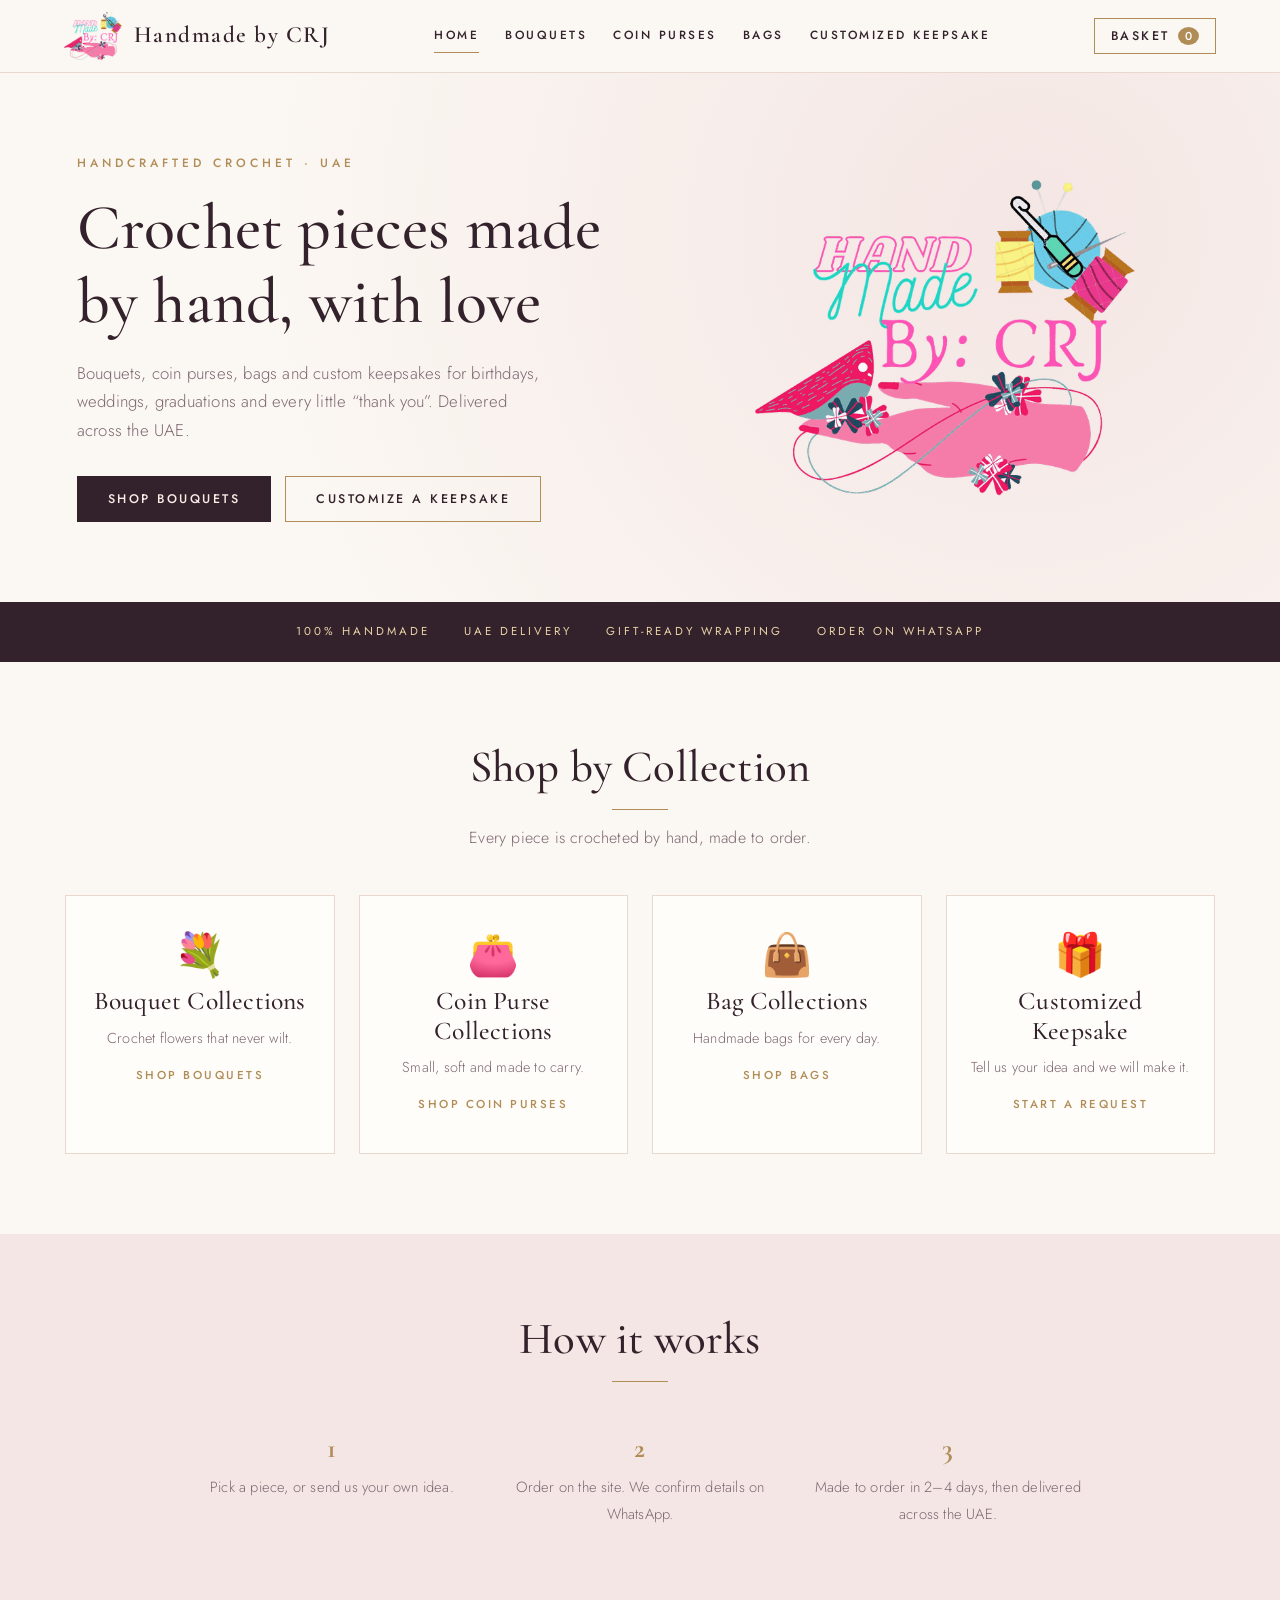
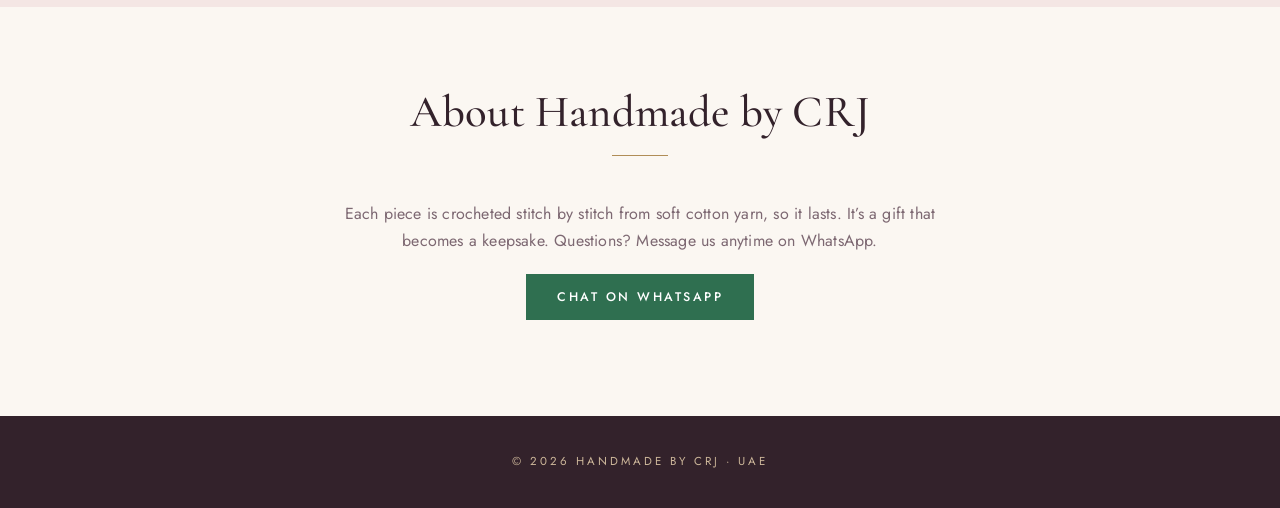
<file: index.html>
<!DOCTYPE html>
<html lang="en">
<head>
<meta charset="utf-8">
<meta name="viewport" content="width=device-width, initial-scale=1, viewport-fit=cover">
<title>Handmade by CRJ – Crochet Items</title>
<meta name="description" content="Handmade crochet items made with love by CRJ: bouquets, bags, coin purses, keepsakes and more. Custom orders welcome, delivered across the UAE.">
<meta name="color-scheme" content="only light">
<meta name="theme-color" content="#fbf7f2">
<link rel="icon" href="assets/logo.png">
<link href="https://fonts.googleapis.com/css2?family=Cormorant+Garamond:wght@500;600&family=Jost:wght@300;400;500&display=swap" rel="stylesheet">
<link rel="stylesheet" href="assets/style.css">
</head>
<body>
<header>
  <a class="logo" href="index.html"><img src="assets/logo.png" alt="Handmade by CRJ logo"><span>Handmade by CRJ</span></a>
  <nav class="menu" aria-label="Main"><a href="index.html" class="on">Home</a><a href="bouquets.html">Bouquets</a><a href="coin-purses.html">Coin Purses</a><a href="bags.html">Bags</a><a href="keepsakes.html">Customized Keepsake</a></nav>
  <nav><button class="cartbtn" onclick="openCart()" aria-label="Open basket">Basket<span id="count">0</span></button></nav>
</header>
<div class="hero" id="top">
  <div>
    <div class="eyebrow">Handcrafted crochet · UAE</div><h1>Crochet pieces made by hand, with love</h1>
    <p>Bouquets, coin purses, bags and custom keepsakes for birthdays, weddings, graduations and every little “thank you”. Delivered across the UAE.</p>
    <div class="acts"><a class="btn" href="bouquets.html">Shop bouquets</a><a class="btn alt" href="keepsakes.html">Customize a keepsake</a></div>
  </div>
  <div id="heroArt"><img src="assets/logo.png" alt="Handmade by CRJ" style="width:100%;max-width:340px;display:block;margin:auto"></div>
</div>
<div class="perks"><span>100% Handmade</span><span>UAE Delivery</span><span>Gift-Ready Wrapping</span><span>Order on WhatsApp</span></div>
<section id="collections">
  <div class="title"><h2>Shop by Collection</h2><p>Every piece is crocheted by hand, made to order.</p></div>
  <div class="tiles">
    <a class="tile" href="bouquets.html"><span class="em">💐</span><h3>Bouquet Collections</h3><p>Crochet flowers that never wilt.</p><span class="go">Shop bouquets</span></a>
    <a class="tile" href="coin-purses.html"><span class="em">👛</span><h3>Coin Purse Collections</h3><p>Small, soft and made to carry.</p><span class="go">Shop coin purses</span></a>
    <a class="tile" href="bags.html"><span class="em">👜</span><h3>Bag Collections</h3><p>Handmade bags for every day.</p><span class="go">Shop bags</span></a>
    <a class="tile" href="keepsakes.html"><span class="em">🎁</span><h3>Customized Keepsake</h3><p>Tell us your idea and we will make it.</p><span class="go">Start a request</span></a>
  </div>
</section>
<section style="background:var(--soft)">
  <div class="title"><h2>How it works</h2></div>
  <div class="steps">
    <div><b>1</b><span>Pick a piece, or send us your own idea.</span></div>
    <div><b>2</b><span>Order on the site. We confirm details on WhatsApp.</span></div>
    <div><b>3</b><span>Made to order in 2–4 days, then delivered across the UAE.</span></div>
  </div>
</section>
<section id="about">
  <div class="title"><h2>About Handmade by CRJ</h2></div>
  <p style="max-width:640px;margin:auto;text-align:center;color:var(--muted)">Each piece is crocheted stitch by stitch from soft cotton yarn, so it lasts. It’s a gift that becomes a keepsake. Questions? Message us anytime on WhatsApp.</p>
  <p style="text-align:center;margin-top:20px"><a class="btn wa" id="waChat" target="_blank" rel="noopener">Chat on WhatsApp</a></p>
</section>
<footer>© 2026 Handmade by CRJ · UAE</footer>

<div id="veil" onclick="closeCart()"></div>
<aside id="drawer" aria-label="Shopping basket">
  <div class="row"><h2>Your Basket</h2><button class="cartbtn" onclick="closeCart()">Close</button></div>
  <div id="items"></div>
  <div class="total"><span>Total</span><span id="total">AED 0</span></div>
  <form id="orderForm" style="padding:16px;box-shadow:none">
    <h3>Delivery details</h3>
    <label>Full name<input name="name" required autocomplete="name"></label>
    <label>Mobile number<input name="phone" type="tel" required autocomplete="tel" placeholder="+971 5X XXX XXXX"></label>
    <label>WhatsApp number <span class="note">(leave blank if it is the same as your mobile)</span><input name="whatsapp" type="tel" autocomplete="tel" placeholder="+971 5X XXX XXXX"></label>
    <label>Email<input name="email" type="email" required autocomplete="email" placeholder="you@example.com"></label>
    <div class="two">
      <label>Emirate<select name="emirate"><option>Ajman</option><option>Sharjah</option><option>Dubai</option><option>Abu Dhabi</option><option>Umm Al Quwain</option><option>Ras Al Khaimah</option><option>Fujairah</option></select></label>
      <label>Delivery date<input name="date" type="date"></label>
    </div>
    <label>Address<textarea name="addr" rows="2" required placeholder="Area, street, building, flat, landmark"></textarea></label>
    <label>Gift message (optional)<input name="gift"></label>
    <input name="website" tabindex="-1" autocomplete="off" aria-hidden="true" style="position:absolute;left:-9999px;width:1px;height:1px;opacity:0">
    <button class="btn wa" type="submit">Place order on WhatsApp</button>
    <p class="note">Delivery fee and payment (cash on delivery or bank transfer) will be confirmed with you on WhatsApp.</p>
  </form>
</aside>

<script src="assets/config.js"></script>
<script src="assets/app.js"></script>
</body>
</html>
</file>
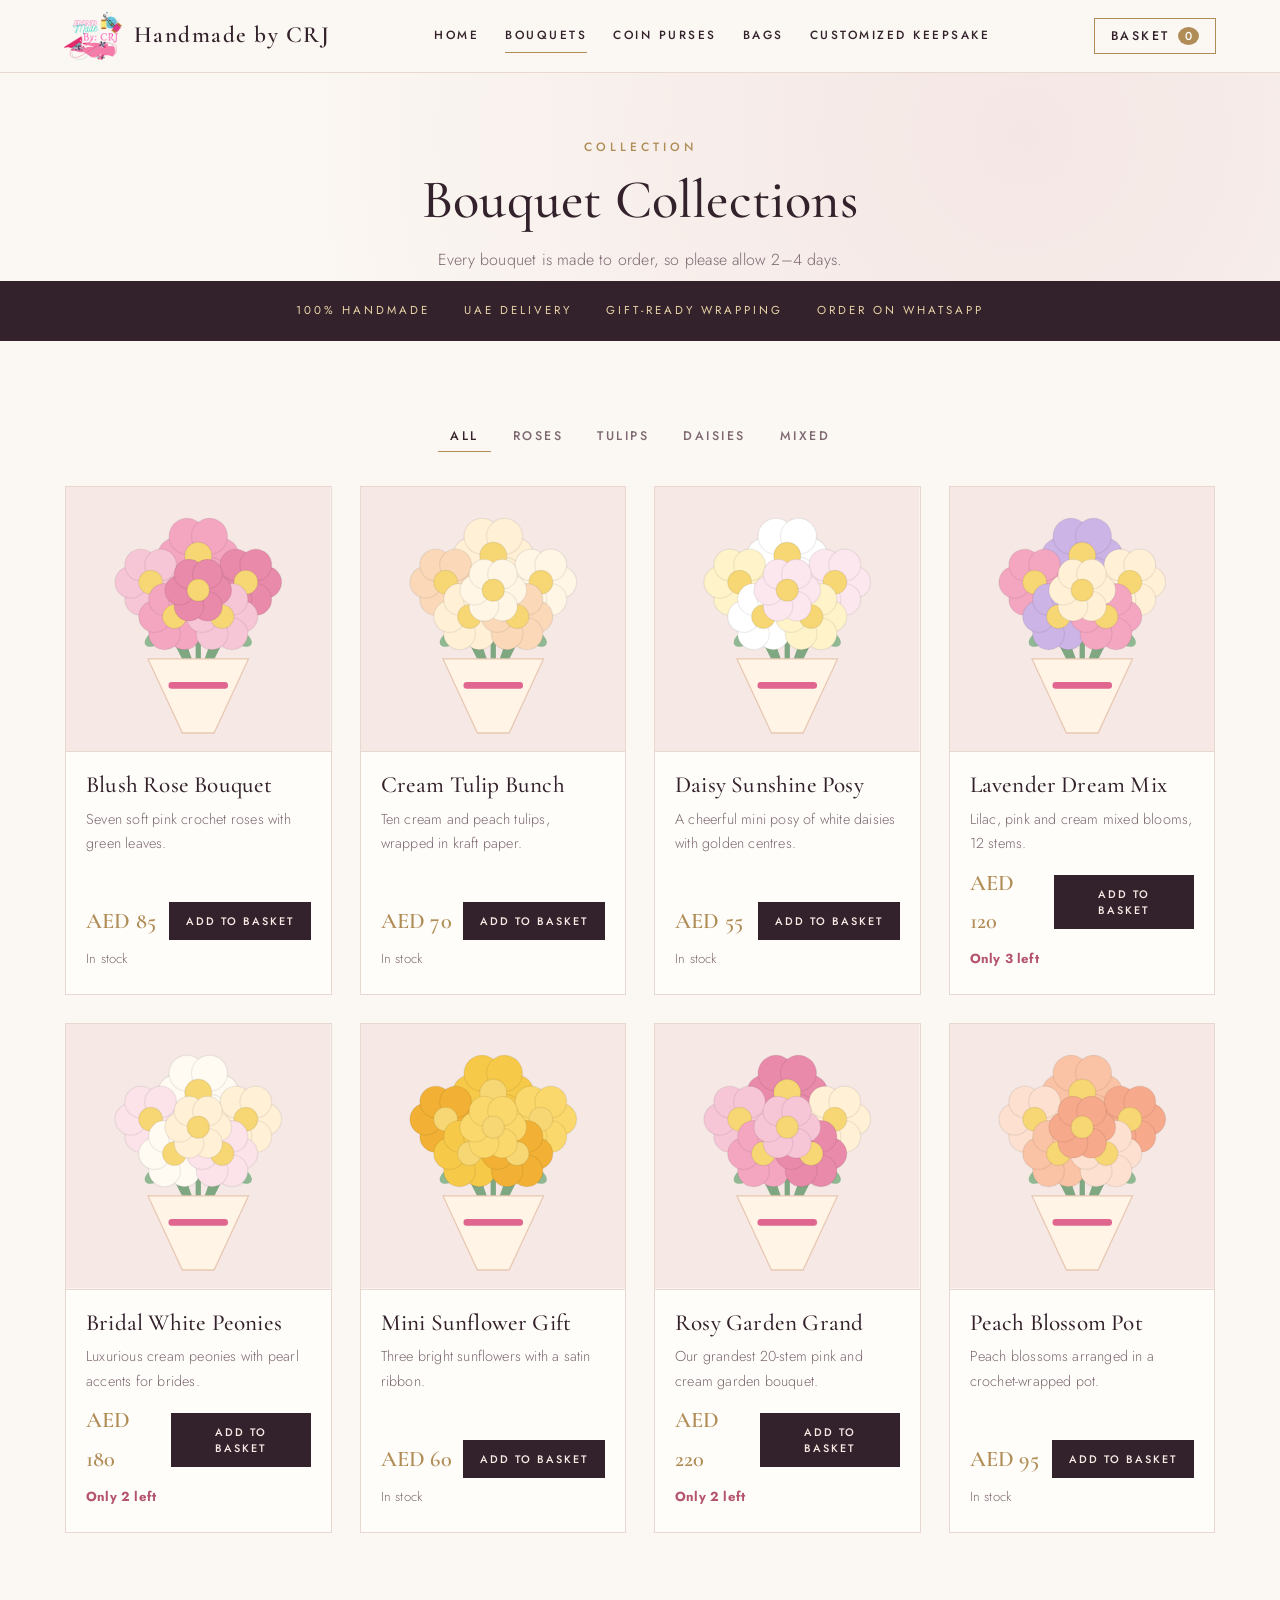
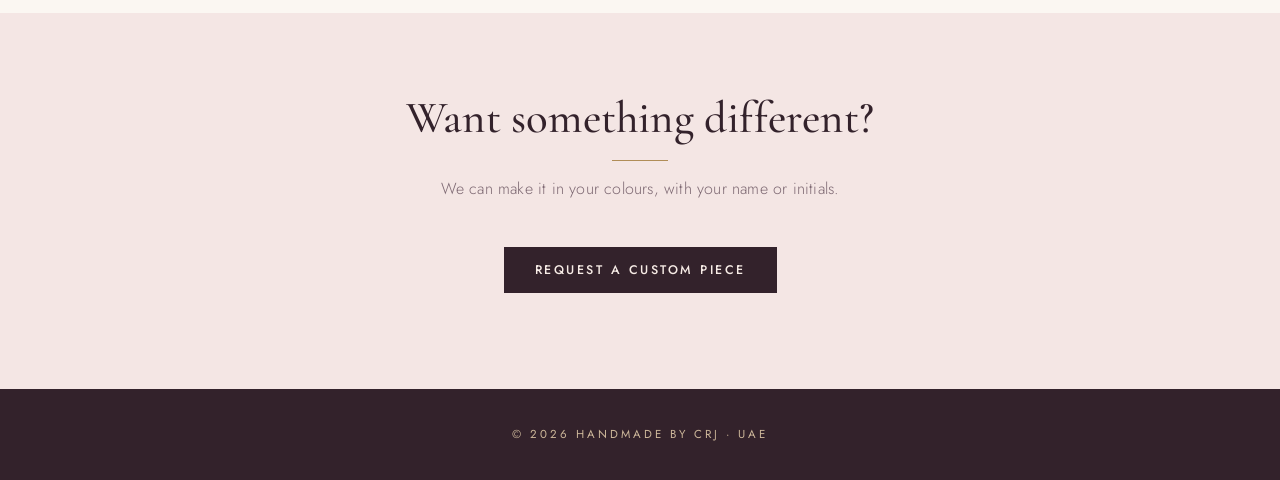
<file: bouquets.html>
<!DOCTYPE html>
<html lang="en">
<head>
<meta charset="utf-8">
<meta name="viewport" content="width=device-width, initial-scale=1, viewport-fit=cover">
<title>Bouquet Collections – Handmade by CRJ</title>
<meta name="description" content="Handmade crochet bouquets that never wilt, delivered across the UAE.">
<meta name="color-scheme" content="only light">
<meta name="theme-color" content="#fbf7f2">
<link rel="icon" href="assets/logo.png">
<link href="https://fonts.googleapis.com/css2?family=Cormorant+Garamond:wght@500;600&family=Jost:wght@300;400;500&display=swap" rel="stylesheet">
<link rel="stylesheet" href="assets/style.css">
</head>
<body data-collection="Bouquets">
<header>
  <a class="logo" href="index.html"><img src="assets/logo.png" alt="Handmade by CRJ logo"><span>Handmade by CRJ</span></a>
  <nav class="menu" aria-label="Main"><a href="index.html">Home</a><a href="bouquets.html" class="on">Bouquets</a><a href="coin-purses.html">Coin Purses</a><a href="bags.html">Bags</a><a href="keepsakes.html">Customized Keepsake</a></nav>
  <nav><button class="cartbtn" onclick="openCart()" aria-label="Open basket">Basket<span id="count">0</span></button></nav>
</header>
<div class="pagehead"><div class="eyebrow">Collection</div><h1>Bouquet Collections</h1><p>Every bouquet is made to order, so please allow 2–4 days.</p></div>
<div class="perks"><span>100% Handmade</span><span>UAE Delivery</span><span>Gift-Ready Wrapping</span><span>Order on WhatsApp</span></div>
<section id="shop">
  <div class="filters" id="filters"></div>
  <div class="grid" id="grid" data-empty="New bouquets are coming soon. Message us on WhatsApp for a made-to-order."></div>
</section>
<section style="background:var(--soft)">
  <div class="title"><h2>Want something different?</h2><p>We can make it in your colours, with your name or initials.</p></div>
  <p style="text-align:center"><a class="btn" href="keepsakes.html#request">Request a custom piece</a></p>
</section>
<footer>© 2026 Handmade by CRJ · UAE</footer>

<div id="veil" onclick="closeCart()"></div>
<aside id="drawer" aria-label="Shopping basket">
  <div class="row"><h2>Your Basket</h2><button class="cartbtn" onclick="closeCart()">Close</button></div>
  <div id="items"></div>
  <div class="total"><span>Total</span><span id="total">AED 0</span></div>
  <form id="orderForm" style="padding:16px;box-shadow:none">
    <h3>Delivery details</h3>
    <label>Full name<input name="name" required autocomplete="name"></label>
    <label>Mobile number<input name="phone" type="tel" required autocomplete="tel" placeholder="+971 5X XXX XXXX"></label>
    <label>WhatsApp number <span class="note">(leave blank if it is the same as your mobile)</span><input name="whatsapp" type="tel" autocomplete="tel" placeholder="+971 5X XXX XXXX"></label>
    <label>Email<input name="email" type="email" required autocomplete="email" placeholder="you@example.com"></label>
    <div class="two">
      <label>Emirate<select name="emirate"><option>Ajman</option><option>Sharjah</option><option>Dubai</option><option>Abu Dhabi</option><option>Umm Al Quwain</option><option>Ras Al Khaimah</option><option>Fujairah</option></select></label>
      <label>Delivery date<input name="date" type="date"></label>
    </div>
    <label>Address<textarea name="addr" rows="2" required placeholder="Area, street, building, flat, landmark"></textarea></label>
    <label>Gift message (optional)<input name="gift"></label>
    <input name="website" tabindex="-1" autocomplete="off" aria-hidden="true" style="position:absolute;left:-9999px;width:1px;height:1px;opacity:0">
    <button class="btn wa" type="submit">Place order on WhatsApp</button>
    <p class="note">Delivery fee and payment (cash on delivery or bank transfer) will be confirmed with you on WhatsApp.</p>
  </form>
</aside>

<script src="assets/config.js"></script>
<script src="assets/app.js"></script>
</body>
</html>
</file>
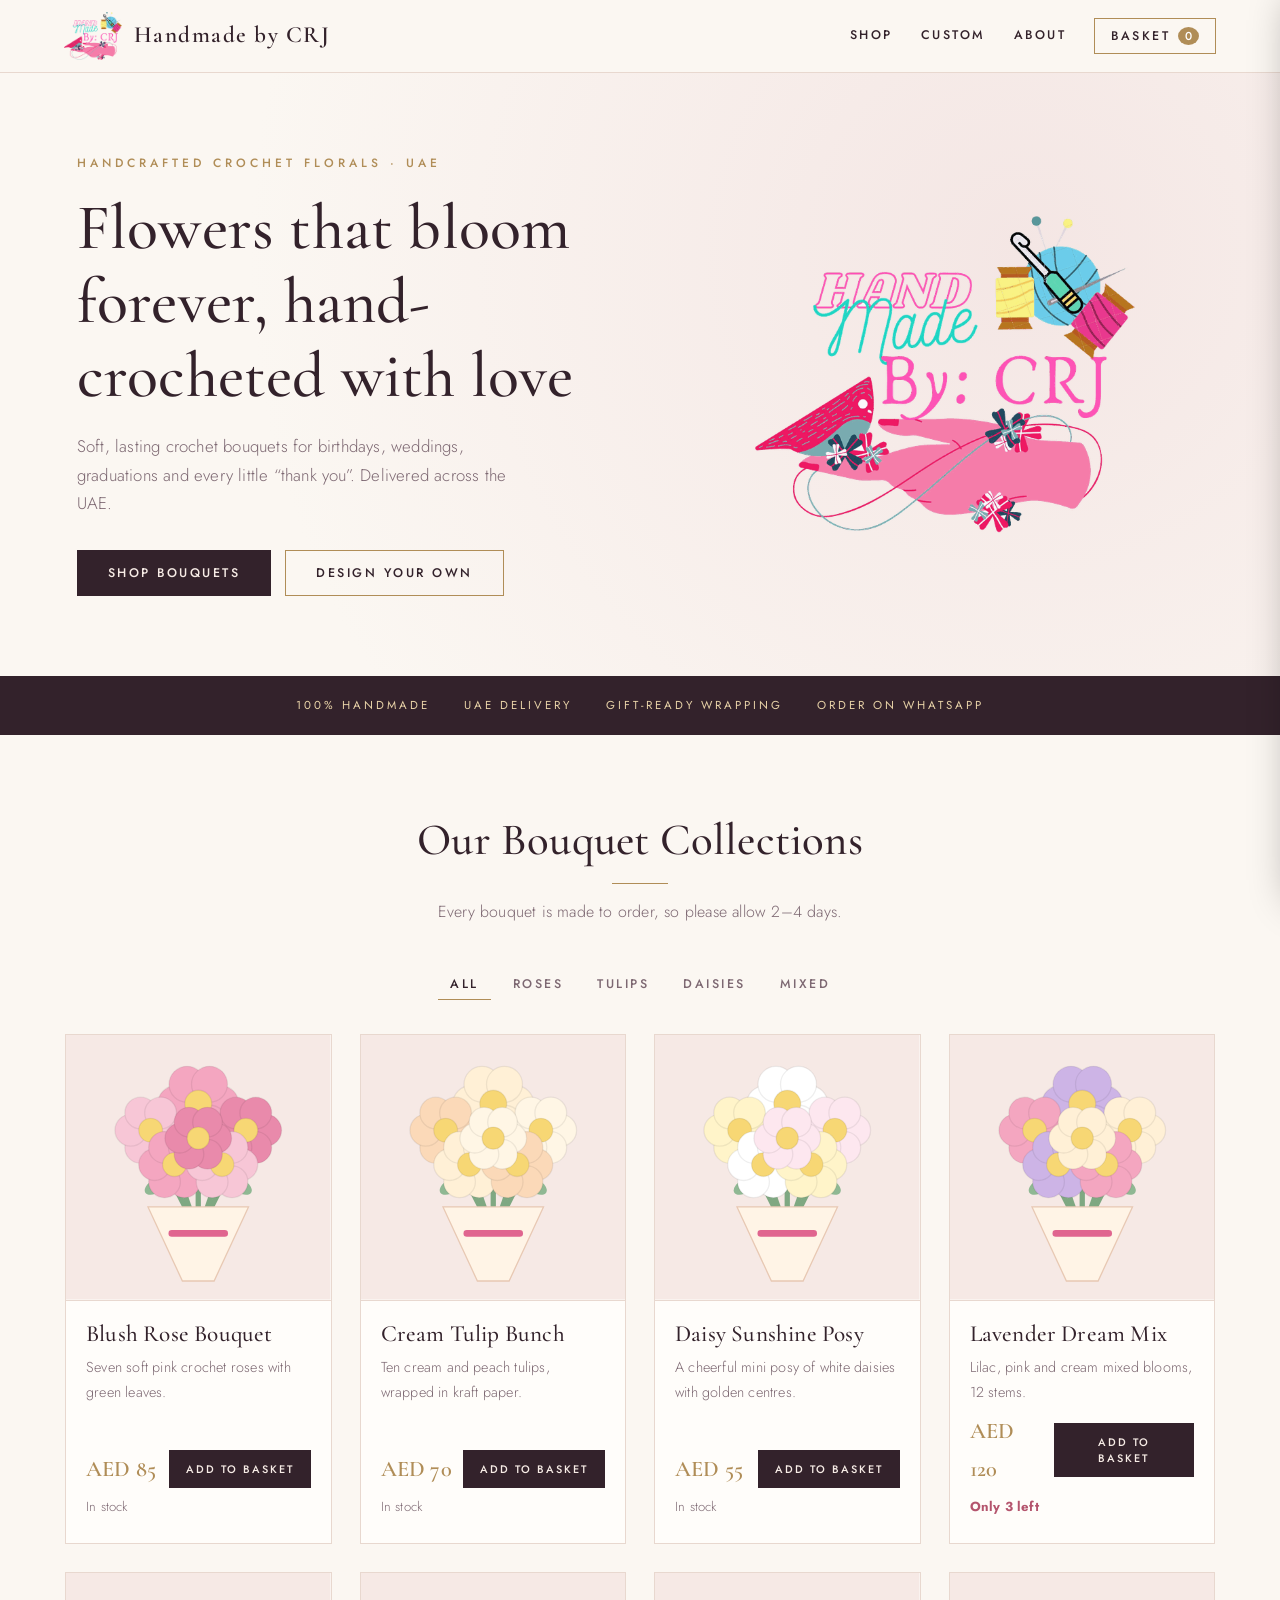
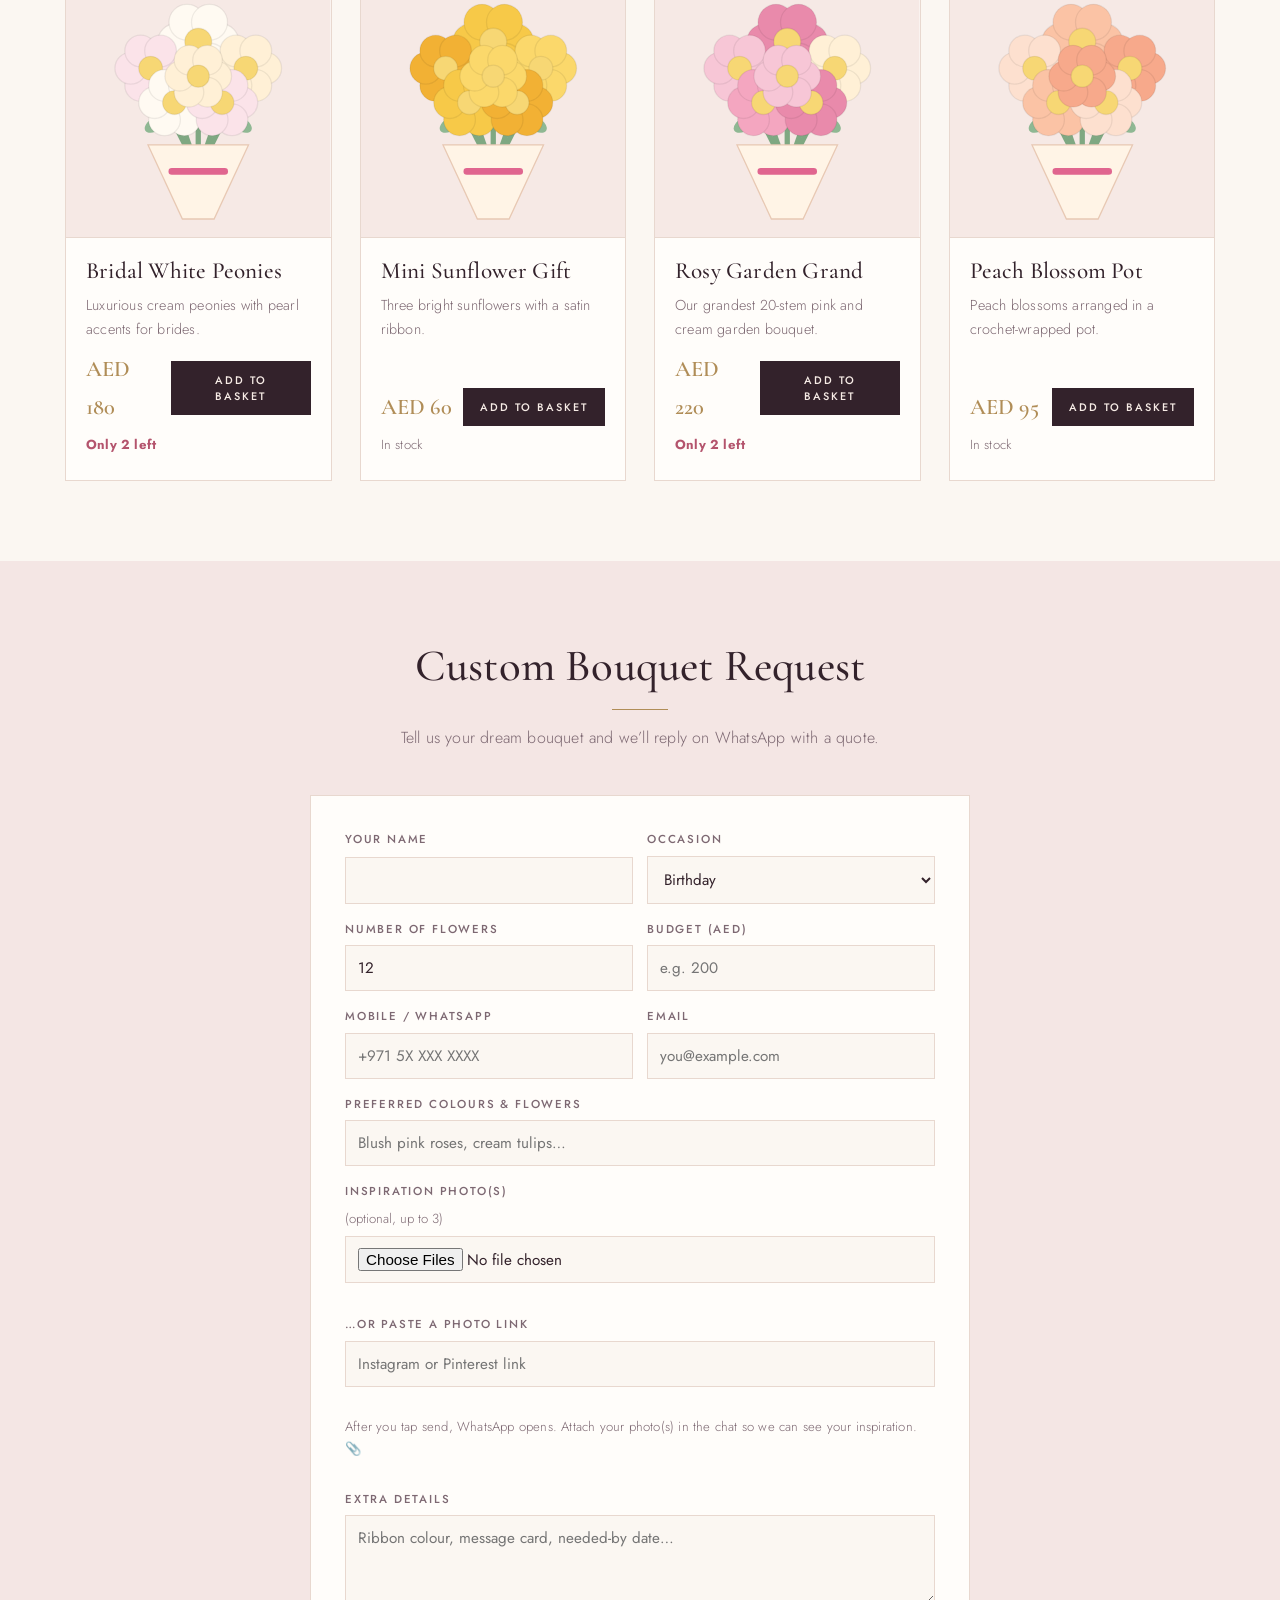
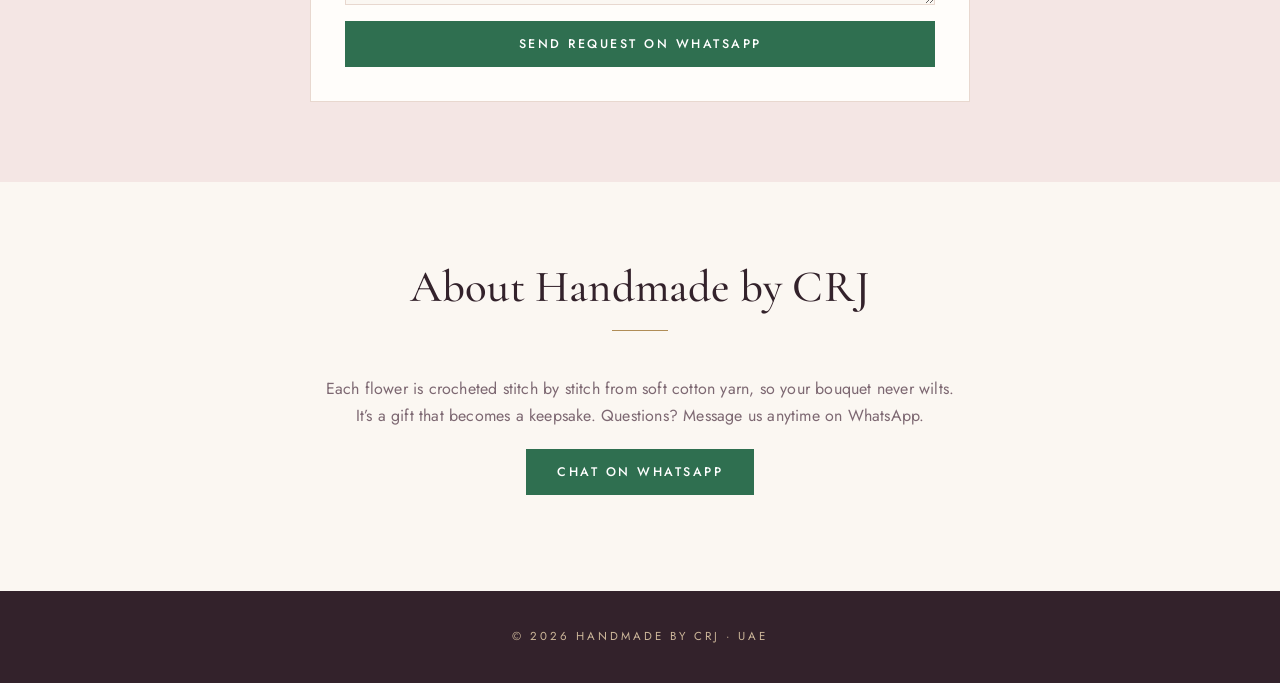
<file: Handmade by CRJ.html>
<!DOCTYPE html>
<html lang="en">
<head>
<meta charset="utf-8">
<meta name="viewport" content="width=device-width, initial-scale=1, viewport-fit=cover">
<title>Handmade by CRJ – Crochet Bouquets</title>
<link href="https://fonts.googleapis.com/css2?family=Cormorant+Garamond:wght@500;600&family=Jost:wght@300;400;500&display=swap" rel="stylesheet">
<style>
:root{--bg:#fbf7f2;--ink:#33222b;--muted:#7d6872;--pink:#b4546d;--gold:#b08d57;--soft:#f4e6e4;--card:#fffdfa;--line:#e8d8cf;--plum:#33222b;
box-sizing:border-box;padding-top:env(safe-area-inset-top,0px);padding-bottom:env(safe-area-inset-bottom,0px);color-scheme:light}
@media(prefers-color-scheme:dark){:root:not([data-theme="light"]){--bg:#1d1217;--ink:#f5e9e4;--muted:#c4a9b2;--pink:#d98aa0;--gold:#d2b27c;--soft:#2a1a22;--card:#261820;--line:#43303a;--plum:#12090d;color-scheme:dark}}
:root[data-theme="dark"]{--bg:#1d1217;--ink:#f5e9e4;--muted:#c4a9b2;--pink:#d98aa0;--gold:#d2b27c;--soft:#2a1a22;--card:#261820;--line:#43303a;--plum:#12090d;color-scheme:dark}
html{scroll-padding-top:80px;scroll-behavior:smooth}
*{box-sizing:border-box}
body{margin:0;background:var(--bg);color:var(--ink);font-family:'Jost',system-ui,sans-serif;font-weight:400;line-height:1.7;letter-spacing:.2px}
h1,h2,h3{font-family:'Cormorant Garamond',Georgia,serif;font-weight:500;margin:0;line-height:1.15}
header{position:sticky;top:env(safe-area-inset-top,0px);z-index:20;background:var(--bg);border-bottom:1px solid var(--line);display:flex;align-items:center;justify-content:space-between;padding:12px 5%}
.logo{display:flex;align-items:center;gap:12px;font-family:'Cormorant Garamond',Georgia,serif;font-weight:600;color:var(--ink);text-decoration:none}
.logo img{height:48px;width:auto}
.logo span{font-size:1.45rem;letter-spacing:1.5px}
nav{display:flex;gap:28px;align-items:center}
nav a{color:var(--ink);text-decoration:none;font-size:.78rem;letter-spacing:2.5px;text-transform:uppercase;font-weight:500}
nav a:hover{color:var(--gold)}
.btn{background:var(--plum);color:#f7ece6;border:1px solid var(--plum);border-radius:0;padding:13px 30px;font:500 .78rem 'Jost',sans-serif;letter-spacing:2.5px;text-transform:uppercase;cursor:pointer;text-decoration:none;display:inline-block;transition:.25s}
.btn:hover{background:var(--gold);border-color:var(--gold);color:#fff}
.btn.alt{background:transparent;color:var(--ink);border:1px solid var(--gold)}
.btn.alt:hover{background:var(--gold);color:#fff}
.btn.wa{background:#2f6f50;border-color:#2f6f50;color:#fff}
.btn.wa:hover{background:#255a40;border-color:#255a40}
.cartbtn{background:transparent;border:1px solid var(--gold);border-radius:0;padding:8px 16px;font:500 .78rem 'Jost',sans-serif;letter-spacing:2.5px;text-transform:uppercase;color:var(--ink);cursor:pointer}
#count{background:var(--gold);color:#fff;border-radius:50%;padding:1px 7px;margin-left:8px;font-size:.72rem;letter-spacing:0}
.hero{display:grid;grid-template-columns:1.1fr 1fr;gap:40px;align-items:center;padding:80px 6%;background:radial-gradient(circle at 80% 30%,var(--soft),var(--bg) 70%)}
.eyebrow{font-size:.75rem;letter-spacing:4px;text-transform:uppercase;color:var(--gold);font-weight:500;margin-bottom:18px}
.hero h1{font-size:clamp(2.4rem,5.5vw,4rem);margin-bottom:20px}
.hero p{color:var(--muted);max-width:470px;font-size:1.05rem;font-weight:300}
.hero .acts{display:flex;gap:14px;flex-wrap:wrap;margin-top:32px}
.hero svg{width:100%;max-width:380px;justify-self:center}
#heroArt img{max-width:380px!important;background:none;border:0;padding:0;box-shadow:none}
section{padding:80px 5%}
.title{text-align:center;margin-bottom:44px}
.title h2{font-size:clamp(2rem,4vw,2.8rem)}
.title h2::after{content:"";display:block;width:56px;height:1px;background:var(--gold);margin:16px auto 0}
.title p{color:var(--muted);margin:14px 0 0;font-weight:300}
.perks{display:flex;gap:10px 34px;justify-content:center;flex-wrap:wrap;padding:20px 5%;background:var(--plum);color:#e9d3a8;font-size:.72rem;letter-spacing:3px;text-transform:uppercase}
.grid{display:grid;grid-template-columns:repeat(auto-fill,minmax(250px,1fr));gap:28px;max-width:1150px;margin:auto}
.card{background:var(--card);border:1px solid var(--line);display:flex;flex-direction:column;transition:.3s}
.card:hover{transform:translateY(-6px);box-shadow:0 18px 40px #3322;border-color:var(--gold)}
.card svg{width:100%;display:block;border-bottom:1px solid var(--line)}
.card .b{padding:20px 20px 24px;display:flex;flex-direction:column;gap:8px;flex:1}
.card h3{font-size:1.45rem}
.card p{margin:0;color:var(--muted);font-size:.9rem;font-weight:300;flex:1}
.price{font-family:'Cormorant Garamond',Georgia,serif;font-weight:600;color:var(--gold);font-size:1.4rem}
.row{display:flex;justify-content:space-between;align-items:center;gap:8px}
.card .btn{padding:10px 16px;font-size:.68rem;letter-spacing:2px}
.filters{display:flex;gap:10px;justify-content:center;flex-wrap:wrap;margin-bottom:34px}
.chip{border:0;border-bottom:1px solid transparent;background:transparent;color:var(--muted);padding:6px 12px;font:500 .78rem 'Jost',sans-serif;letter-spacing:2.5px;text-transform:uppercase;cursor:pointer}
.chip.on{color:var(--ink);border-bottom-color:var(--gold)}
form{max-width:660px;margin:auto;background:var(--card);border:1px solid var(--line);padding:34px;display:grid;gap:16px}
label{font-size:.72rem;letter-spacing:1.8px;text-transform:uppercase;font-weight:500;display:grid;gap:6px;color:var(--muted)}
label .note,label span{text-transform:none;letter-spacing:0}
input,select,textarea{font:400 .95rem 'Jost',sans-serif;letter-spacing:0;text-transform:none;padding:11px 12px;border:1px solid var(--line);border-radius:0;background:var(--bg);color:var(--ink);width:100%}
input:focus,select:focus,textarea:focus{outline:none;border-color:var(--gold)}
.two{display:grid;grid-template-columns:1fr 1fr;gap:14px}
footer{text-align:center;padding:36px 5%;background:var(--plum);color:#cdb79a;font-size:.72rem;letter-spacing:3px;text-transform:uppercase}
#drawer{position:fixed;top:0;right:0;height:100%;width:min(440px,100%);background:var(--bg);z-index:50;transform:translateX(105%);transition:transform .35s;overflow-y:auto;padding:calc(20px + env(safe-area-inset-top,0px)) 20px calc(26px + env(safe-area-inset-bottom,0px));box-shadow:-10px 0 40px #0005}
#drawer.open{transform:none}
#veil{position:fixed;inset:0;background:#0007;z-index:40;display:none}
#veil.open{display:block}
.item{display:grid;grid-template-columns:60px 1fr auto;gap:12px;align-items:center;padding:12px 0;border-bottom:1px solid var(--line)}
.item svg{width:60px}
.qty{display:flex;align-items:center;gap:8px}
.qty button{width:28px;height:28px;border-radius:0;border:1px solid var(--gold);background:none;color:var(--ink);cursor:pointer}
.total{display:flex;justify-content:space-between;font-family:'Cormorant Garamond',Georgia,serif;font-weight:600;font-size:1.5rem;padding:16px 0}
.note{color:var(--muted);font-size:.82rem;font-weight:300}
@media(max-width:720px){.hero{grid-template-columns:1fr;text-align:center;padding:50px 6%}.hero p{margin:auto}.hero .acts{justify-content:center}nav a.h{display:none}nav{gap:12px}.two{grid-template-columns:1fr}.logo span{font-size:1.15rem}section{padding:56px 5%}}
</style>
</head>
<body>
<header>
  <a class="logo" href="#top"><img src="[data-uri]" alt="Handmade by CRJ logo"><span>Handmade by CRJ</span></a>
  <nav><a class="h" href="#shop">Shop</a><a class="h" href="#custom">Custom</a><a class="h" href="#about">About</a>
  <button class="cartbtn" onclick="openCart()" aria-label="Open basket">Basket<span id="count">0</span></button></nav>
</header>

<div class="hero" id="top">
  <div>
    <div class="eyebrow">Handcrafted crochet florals · UAE</div><h1>Flowers that bloom forever, hand-crocheted with love</h1>
    <p>Soft, lasting crochet bouquets for birthdays, weddings, graduations and every little “thank you”. Delivered across the UAE.</p>
    <div class="acts"><a class="btn" href="#shop">Shop bouquets</a><a class="btn alt" href="#custom">Design your own</a></div>
  </div>
  <div id="heroArt"><img src="[data-uri]" alt="Handmade by CRJ" style="width:100%;max-width:340px;display:block;margin:auto"></div>
</div>
<div class="perks"><span>100% Handmade</span><span>UAE Delivery</span><span>Gift-Ready Wrapping</span><span>Order on WhatsApp</span></div>

<section id="shop">
  <div class="title"><h2>Our Bouquet Collections</h2><p>Every bouquet is made to order, so please allow 2–4 days.</p></div>
  <div class="filters" id="filters"></div>
  <div class="grid" id="grid"></div>
</section>

<section id="custom" style="background:var(--soft)">
  <div class="title"><h2>Custom Bouquet Request</h2><p>Tell us your dream bouquet and we’ll reply on WhatsApp with a quote.</p></div>
  <form id="customForm">
    <div class="two">
      <label>Your name<input name="name" required></label>
      <label>Occasion<select name="occ"><option>Birthday</option><option>Wedding</option><option>Anniversary</option><option>Graduation</option><option>Mother’s Day</option><option>Just because</option></select></label>
    </div>
    <div class="two">
      <label>Number of flowers<input name="num" type="number" min="1" value="12"></label>
      <label>Budget (AED)<input name="budget" type="number" min="0" placeholder="e.g. 200"></label>
    </div>
    <div class="two">
      <label>Mobile / WhatsApp<input name="phone" type="tel" required autocomplete="tel" placeholder="+971 5X XXX XXXX"></label>
      <label>Email<input name="email" type="email" required autocomplete="email" placeholder="you@example.com"></label>
    </div>
    <label>Preferred colours &amp; flowers<input name="colors" placeholder="Blush pink roses, cream tulips…" required></label>
    <label>Inspiration photo(s) <span class="note">(optional, up to 3)</span><input type="file" id="photo" name="photo" accept="image/*" multiple></label>
    <div id="thumbs" style="display:flex;gap:8px;flex-wrap:wrap"></div>
    <label>…or paste a photo link<input name="link" type="url" placeholder="Instagram or Pinterest link"></label>
    <p class="note">After you tap send, WhatsApp opens. Attach your photo(s) in the chat so we can see your inspiration. 📎</p>
    <label>Extra details<textarea name="notes" rows="3" placeholder="Ribbon colour, message card, needed-by date…"></textarea></label>
    <input name="website" tabindex="-1" autocomplete="off" aria-hidden="true" style="position:absolute;left:-9999px;width:1px;height:1px;opacity:0">
    <button class="btn wa" type="submit">Send request on WhatsApp</button>
  </form>
</section>

<section id="about">
  <div class="title"><h2>About Handmade by CRJ</h2></div>
  <p style="max-width:640px;margin:auto;text-align:center;color:var(--muted)">Each flower is crocheted stitch by stitch from soft cotton yarn, so your bouquet never wilts. It’s a gift that becomes a keepsake. Questions? Message us anytime on WhatsApp.</p>
  <p style="text-align:center;margin-top:20px"><a class="btn wa" id="waChat" target="_blank" rel="noopener">Chat on WhatsApp</a></p>
</section>
<footer>© 2026 Handmade by CRJ · UAE</footer>

<div id="veil" onclick="closeCart()"></div>
<aside id="drawer" aria-label="Shopping basket">
  <div class="row"><h2>Your Basket</h2><button class="cartbtn" onclick="closeCart()">Close</button></div>
  <div id="items"></div>
  <div class="total"><span>Total</span><span id="total">AED 0</span></div>
  <form id="orderForm" style="padding:16px;box-shadow:none">
    <h3>Delivery details</h3>
    <label>Full name<input name="name" required autocomplete="name"></label>
    <label>Phone / WhatsApp<input name="phone" type="tel" required autocomplete="tel" placeholder="+971 5X XXX XXXX"></label>
    <label>Email<input name="email" type="email" required autocomplete="email" placeholder="you@example.com"></label>
    <div class="two">
      <label>Emirate<select name="emirate"><option>Ajman</option><option>Sharjah</option><option>Dubai</option><option>Abu Dhabi</option><option>Umm Al Quwain</option><option>Ras Al Khaimah</option><option>Fujairah</option></select></label>
      <label>Delivery date<input name="date" type="date"></label>
    </div>
    <label>Address<textarea name="addr" rows="2" required placeholder="Area, street, building, flat, landmark"></textarea></label>
    <label>Gift message (optional)<input name="gift"></label>
    <input name="website" tabindex="-1" autocomplete="off" aria-hidden="true" style="position:absolute;left:-9999px;width:1px;height:1px;opacity:0">
    <button class="btn wa" type="submit">Place order on WhatsApp</button>
    <p class="note">Delivery fee and payment (cash on delivery or bank transfer) will be confirmed with you on WhatsApp.</p>
  </form>
</aside>

<script>
// ★ Replace with your WhatsApp number: country code + number, digits only
const WA = "971547116821";
// ★ Google Sheet connection: paste your Apps Script web app URL, and the same secret text you set as TOKEN in the script.
const SHEET_URL = "";
const SHEET_TOKEN = "";
function sendToSheet(data){
 if(!SHEET_URL)return;
 try{fetch(SHEET_URL,{method:"POST",headers:{"Content-Type":"text/plain;charset=utf-8"},body:JSON.stringify(Object.assign({token:SHEET_TOKEN},data)),keepalive:true}).catch(()=>{})}catch(e){}
}
const P = [
 {id:1,n:"Blush Rose Bouquet",c:"Roses",p:85,d:"Seven soft pink crochet roses with green leaves.",col:["#f4a6c0","#f7c6d6","#e98aab"]},
 {id:2,n:"Cream Tulip Bunch",c:"Tulips",p:70,d:"Ten cream and peach tulips, wrapped in kraft paper.",col:["#fff0d6","#fbd9b8","#fff6e5"]},
 {id:3,n:"Daisy Sunshine Posy",c:"Daisies",p:55,d:"A cheerful mini posy of white daisies with golden centres.",col:["#ffffff","#fff4c9","#fde7ef"]},
 {id:4,n:"Lavender Dream Mix",c:"Mixed",p:120,d:"Lilac, pink and cream mixed blooms, 12 stems.",col:["#cdb4e6","#f4a6c0","#fff0d6"]},
 {id:5,n:"Bridal White Peonies",c:"Roses",p:180,d:"Luxurious cream peonies with pearl accents for brides.",col:["#fffaf2","#fbe3e9","#fff0d6"]},
 {id:6,n:"Mini Sunflower Gift",c:"Daisies",p:60,d:"Three bright sunflowers with a satin ribbon.",col:["#f7c948","#f2b134","#fbd86b"]},
 {id:7,n:"Rosy Garden Grand",c:"Mixed",p:220,d:"Our grandest 20-stem pink and cream garden bouquet.",col:["#e98aab","#f7c6d6","#fff0d6","#f4a6c0"]},
 {id:8,n:"Peach Blossom Pot",c:"Tulips",p:95,d:"Peach blossoms arranged in a crochet-wrapped pot.",col:["#fbc3a5","#fde0cf","#f7a98b"]}
];
// ★ Stock levels: product id → pieces available. 0 = sold out. Update these numbers whenever your stock changes.
const STOCK={1:5,2:4,3:8,4:3,5:2,6:6,7:2,8:4};
P.forEach(p=>p.stock=STOCK[p.id]??0);
const stockTag=x=>x.stock<=0?`<span class="note">Sold out – message us for a made-to-order</span>`:x.stock<=3?`<span class="note" style="color:var(--pink);font-weight:700">Only ${x.stock} left</span>`:`<span class="note">In stock</span>`;
const $=s=>document.querySelector(s);
const AED=n=>"AED "+n;
function bloom(x,y,r,c){let s="";for(let i=0;i<6;i++){const a=i*Math.PI/3;s+=`<circle cx="${(x+Math.cos(a)*r).toFixed(1)}" cy="${(y+Math.sin(a)*r).toFixed(1)}" r="${r*.8}" fill="${c}" stroke="#0001"/>`}return s+`<circle cx="${x}" cy="${y}" r="${r*.6}" fill="#f7d774" stroke="#0001"/>`}
function art(p){const pos=[[100,52,17],[64,72,15],[136,72,15],[82,98,15],[118,98,15],[100,78,14]];
 let s=`<svg viewBox="0 0 200 200" role="img" aria-label="${p.n}"><rect width="200" height="200" fill="#f6e9e5"/>`;
 [[100,150,100,100],[100,150,66,82],[100,150,134,82],[100,150,84,104],[100,150,116,104]].forEach(l=>s+=`<path d="M${l[0]} ${l[1]} L${l[2]} ${l[3]}" stroke="#7fa882" stroke-width="4"/>`);
 s+=`<ellipse cx="72" cy="112" rx="14" ry="6" fill="#8fb893" transform="rotate(-30 72 112)"/><ellipse cx="128" cy="112" rx="14" ry="6" fill="#8fb893" transform="rotate(30 128 112)"/>`;
 pos.forEach((q,i)=>s+=bloom(q[0],q[1],q[2],p.col[i%p.col.length]));
 s+=`<path d="M62 130 L138 130 L112 186 L88 186 Z" fill="#fff4e6" stroke="#e8c9b4"/><path d="M80 150 L120 150" stroke="#e0658f" stroke-width="5" stroke-linecap="round"/></svg>`;return s}
let cart={},cat="All";
try{cart=JSON.parse(localStorage.getItem("cart")||"{}")}catch(e){}
function save(){try{localStorage.setItem("cart",JSON.stringify(cart))}catch(e){}}
function renderShop(){
 const cats=["All",...new Set(P.map(x=>x.c))];
 $("#filters").innerHTML=cats.map(c=>`<button class="chip ${c==cat?"on":""}" onclick="cat='${c}';renderShop()">${c}</button>`).join("");
 $("#grid").innerHTML=P.filter(x=>cat=="All"||x.c==cat).map(x=>`<div class="card">${art(x)}<div class="b"><h3>${x.n}</h3><p>${x.d}</p><div class="row"><span class="price">${AED(x.p)}</span>${x.stock>0?`<button class="btn" onclick="add(${x.id})">Add to basket</button>`:`<button class="btn" disabled style="opacity:.5;cursor:not-allowed">Sold out</button>`}</div>${stockTag(x)}</div></div>`).join("");
}
function add(id){const p=P.find(x=>x.id==id);if((cart[id]||0)>=p.stock){alert("Sorry, only "+p.stock+" of this bouquet available.");return}cart[id]=(cart[id]||0)+1;save();renderCart();openCart()}
function chg(id,d){const p=P.find(x=>x.id==id);const n=(cart[id]||0)+d;if(n>p.stock){alert("Sorry, only "+p.stock+" of this bouquet available.");return}cart[id]=n;if(n<=0)delete cart[id];save();renderCart()}
function renderCart(){
 const ids=Object.keys(cart);let t=0,n=0;
 $("#items").innerHTML=ids.length?ids.map(id=>{const p=P.find(x=>x.id==id);t+=p.p*cart[id];n+=cart[id];
  return `<div class="item">${art(p)}<div><strong>${p.n}</strong><br><span class="note">${AED(p.p)}</span></div><div class="qty"><button onclick="chg(${id},-1)" aria-label="Less">−</button>${cart[id]}<button onclick="chg(${id},1)" aria-label="More">+</button></div></div>`}).join(""):`<p class="note" style="padding:20px 0">Your basket is empty. Add a bouquet to get started 🌸</p>`;
 $("#total").textContent=AED(t);$("#count").textContent=n;$("#orderForm").style.display=ids.length?"grid":"none";
}
function openCart(){$("#drawer").classList.add("open");$("#veil").classList.add("open")}
function closeCart(){$("#drawer").classList.remove("open");$("#veil").classList.remove("open")}
function wa(msg){window.open(`https://wa.me/${WA}?text=${encodeURIComponent(msg)}`,"_blank")}
$("#orderForm").addEventListener("submit",e=>{e.preventDefault();const f=new FormData(e.target);let t=0;
 const lines=Object.keys(cart).map(id=>{const p=P.find(x=>x.id==id);t+=p.p*cart[id];return `• ${cart[id]} × ${p.n} – ${AED(p.p*cart[id])}`});
 sendToSheet({type:"order",website:f.get("website")||"",name:f.get("name"),phone:f.get("phone"),email:f.get("email"),emirate:f.get("emirate"),address:f.get("addr"),deliveryDate:f.get("date")||"",items:lines.join("\n"),total:t,gift:f.get("gift")||""});
 wa(`Hello Handmade by CRJ! I’d like to order:\n${lines.join("\n")}\n\nTotal: ${AED(t)} (excl. delivery)\n\nName: ${f.get("name")}\nPhone: ${f.get("phone")}\nEmail: ${f.get("email")}\nEmirate: ${f.get("emirate")}\nAddress: ${f.get("addr")}\nDelivery date: ${f.get("date")||"Flexible"}\nGift message: ${f.get("gift")||"-"}`)});
$("#photo").addEventListener("change",e=>{const t=$("#thumbs");t.innerHTML="";const fs=[...e.target.files].slice(0,3);if(e.target.files.length>3){alert("Please choose up to 3 photos.");e.target.value="";return}fs.forEach(f=>{const i=document.createElement("img");i.src=URL.createObjectURL(f);i.alt="Inspiration photo";i.style.cssText="width:84px;height:84px;object-fit:cover;border-radius:12px;border:1.5px solid var(--line)";t.appendChild(i)})});
$("#customForm").addEventListener("submit",e=>{e.preventDefault();const f=new FormData(e.target);
 sendToSheet({type:"custom",website:f.get("website")||"",name:f.get("name"),phone:f.get("phone"),email:f.get("email"),occasion:f.get("occ"),flowers:f.get("num"),budget:f.get("budget"),colours:f.get("colors"),link:f.get("link")||"",notes:f.get("notes")||""});
 wa(`Hello Handmade by CRJ! Custom bouquet request:\nName: ${f.get("name")}\nPhone: ${f.get("phone")}\nEmail: ${f.get("email")}\nOccasion: ${f.get("occ")}\nFlowers: ${f.get("num")}\nBudget: ${f.get("budget")?AED(f.get("budget")):"Open"}\nColours/flowers: ${f.get("colors")}\nDetails: ${f.get("notes")||"-"}\nInspiration link: ${f.get("link")||"-"}\nInspiration photo(s): ${$("#photo").files.length?$("#photo").files.length+" photo(s), I’ll attach in this chat now 📎":"none"}`)});
$("#waChat").href=`https://wa.me/${WA}?text=${encodeURIComponent("Hello Handmade by CRJ! I have a question.")}`;
Object.keys(cart).forEach(id=>{const p=P.find(x=>x.id==id);if(!p||p.stock<=0)delete cart[id];else if(cart[id]>p.stock)cart[id]=p.stock});save();renderShop();renderCart();
</script>
</body>
</html>
</file>
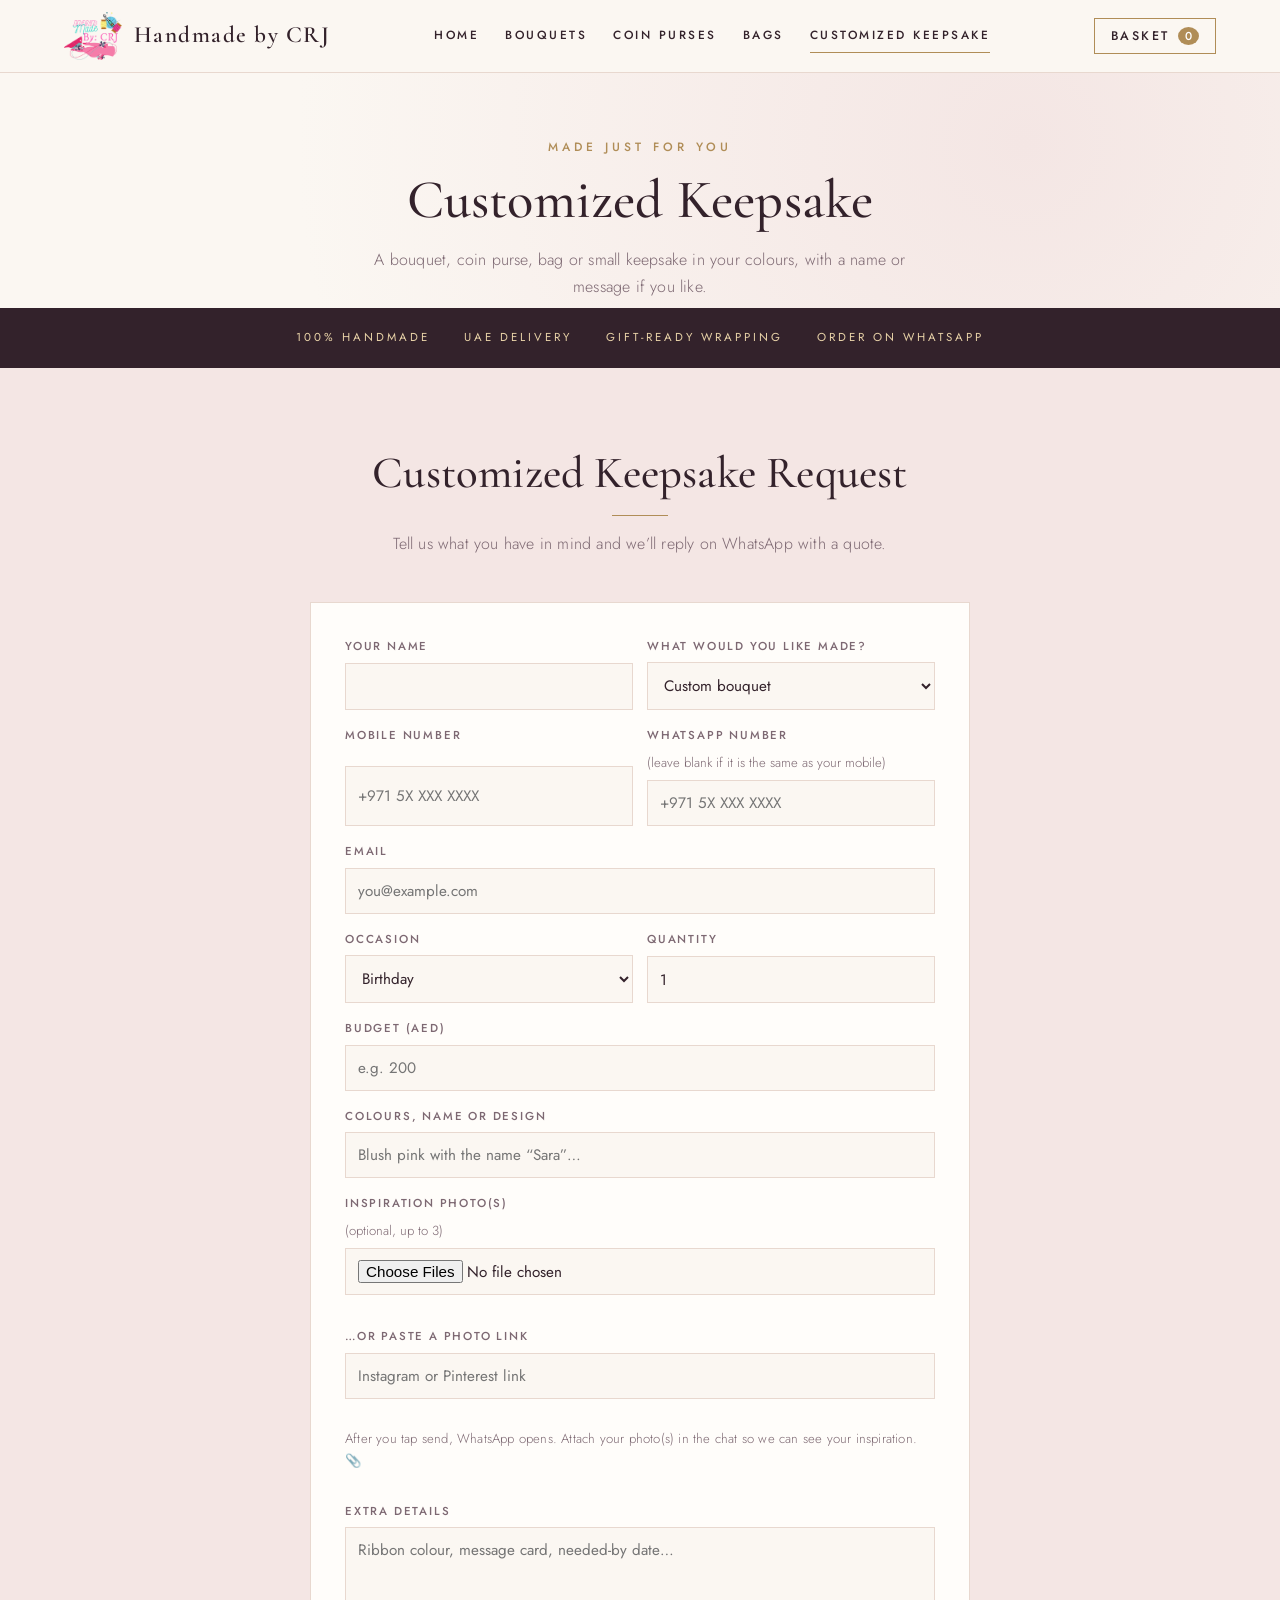
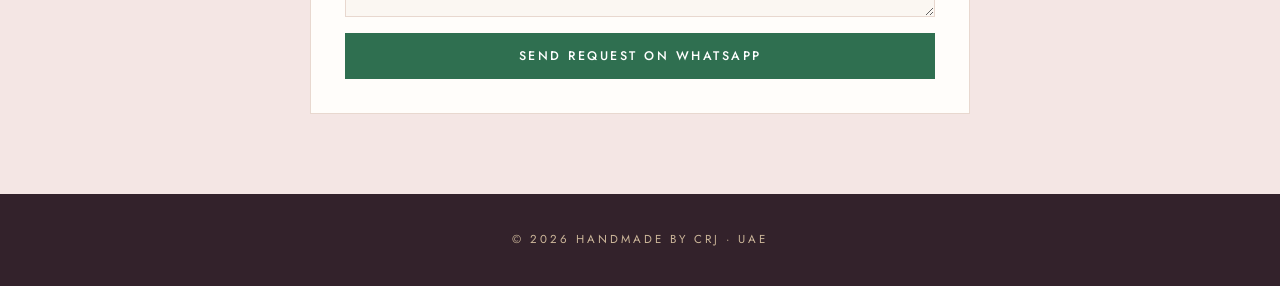
<file: keepsakes.html>
<!DOCTYPE html>
<html lang="en">
<head>
<meta charset="utf-8">
<meta name="viewport" content="width=device-width, initial-scale=1, viewport-fit=cover">
<title>Customized Keepsake – Handmade by CRJ</title>
<meta name="description" content="Request a custom crochet bouquet, coin purse, bag or keepsake made just for you.">
<meta name="color-scheme" content="only light">
<meta name="theme-color" content="#fbf7f2">
<link rel="icon" href="assets/logo.png">
<link href="https://fonts.googleapis.com/css2?family=Cormorant+Garamond:wght@500;600&family=Jost:wght@300;400;500&display=swap" rel="stylesheet">
<link rel="stylesheet" href="assets/style.css">
</head>
<body data-collection="Keepsakes">
<header>
  <a class="logo" href="index.html"><img src="assets/logo.png" alt="Handmade by CRJ logo"><span>Handmade by CRJ</span></a>
  <nav class="menu" aria-label="Main"><a href="index.html">Home</a><a href="bouquets.html">Bouquets</a><a href="coin-purses.html">Coin Purses</a><a href="bags.html">Bags</a><a href="keepsakes.html" class="on">Customized Keepsake</a></nav>
  <nav><button class="cartbtn" onclick="openCart()" aria-label="Open basket">Basket<span id="count">0</span></button></nav>
</header>
<div class="pagehead"><div class="eyebrow">Made just for you</div><h1>Customized Keepsake</h1><p>A bouquet, coin purse, bag or small keepsake in your colours, with a name or message if you like.</p></div>
<div class="perks"><span>100% Handmade</span><span>UAE Delivery</span><span>Gift-Ready Wrapping</span><span>Order on WhatsApp</span></div>
<section id="request" style="background:var(--soft)">
  <div class="title"><h2>Customized Keepsake Request</h2><p>Tell us what you have in mind and we’ll reply on WhatsApp with a quote.</p></div>
  <form id="customForm">
    <div class="two">
      <label>Your name<input name="name" required autocomplete="name"></label>
      <label>What would you like made?<select name="item"><option>Custom bouquet</option><option>Coin purse</option><option>Bag</option><option>Keychain / keepsake</option><option>Gift set</option><option>Something else</option></select></label>
    </div>
    <div class="two">
      <label>Mobile number<input name="phone" type="tel" required autocomplete="tel" placeholder="+971 5X XXX XXXX"></label>
      <label>WhatsApp number <span class="note">(leave blank if it is the same as your mobile)</span><input name="whatsapp" type="tel" autocomplete="tel" placeholder="+971 5X XXX XXXX"></label>
    </div>
    <label>Email<input name="email" type="email" required autocomplete="email" placeholder="you@example.com"></label>
    <div class="two">
      <label>Occasion<select name="occ"><option>Birthday</option><option>Wedding</option><option>Anniversary</option><option>Graduation</option><option>Mother’s Day</option><option>Just because</option></select></label>
      <label>Quantity<input name="num" type="number" min="1" value="1"></label>
    </div>
    <label>Budget (AED)<input name="budget" type="number" min="0" placeholder="e.g. 200"></label>
    <label>Colours, name or design<input name="colors" placeholder="Blush pink with the name “Sara”…" required></label>
    <label>Inspiration photo(s) <span class="note">(optional, up to 3)</span><input type="file" id="photo" name="photo" accept="image/*" multiple></label>
    <div id="thumbs" style="display:flex;gap:8px;flex-wrap:wrap"></div>
    <label>…or paste a photo link<input name="link" type="url" placeholder="Instagram or Pinterest link"></label>
    <p class="note">After you tap send, WhatsApp opens. Attach your photo(s) in the chat so we can see your inspiration. 📎</p>
    <label>Extra details<textarea name="notes" rows="3" placeholder="Ribbon colour, message card, needed-by date…"></textarea></label>
    <input name="website" tabindex="-1" autocomplete="off" aria-hidden="true" style="position:absolute;left:-9999px;width:1px;height:1px;opacity:0">
    <button class="btn wa" type="submit">Send request on WhatsApp</button>
  </form>
</section>
<section id="shop">
  <div class="title"><h2>Ready-made Keepsakes</h2></div>
  <div class="filters" id="filters"></div>
  <div class="grid" id="grid" data-hide-empty="1"></div>
</section>
<footer>© 2026 Handmade by CRJ · UAE</footer>

<div id="veil" onclick="closeCart()"></div>
<aside id="drawer" aria-label="Shopping basket">
  <div class="row"><h2>Your Basket</h2><button class="cartbtn" onclick="closeCart()">Close</button></div>
  <div id="items"></div>
  <div class="total"><span>Total</span><span id="total">AED 0</span></div>
  <form id="orderForm" style="padding:16px;box-shadow:none">
    <h3>Delivery details</h3>
    <label>Full name<input name="name" required autocomplete="name"></label>
    <label>Mobile number<input name="phone" type="tel" required autocomplete="tel" placeholder="+971 5X XXX XXXX"></label>
    <label>WhatsApp number <span class="note">(leave blank if it is the same as your mobile)</span><input name="whatsapp" type="tel" autocomplete="tel" placeholder="+971 5X XXX XXXX"></label>
    <label>Email<input name="email" type="email" required autocomplete="email" placeholder="you@example.com"></label>
    <div class="two">
      <label>Emirate<select name="emirate"><option>Ajman</option><option>Sharjah</option><option>Dubai</option><option>Abu Dhabi</option><option>Umm Al Quwain</option><option>Ras Al Khaimah</option><option>Fujairah</option></select></label>
      <label>Delivery date<input name="date" type="date"></label>
    </div>
    <label>Address<textarea name="addr" rows="2" required placeholder="Area, street, building, flat, landmark"></textarea></label>
    <label>Gift message (optional)<input name="gift"></label>
    <input name="website" tabindex="-1" autocomplete="off" aria-hidden="true" style="position:absolute;left:-9999px;width:1px;height:1px;opacity:0">
    <button class="btn wa" type="submit">Place order on WhatsApp</button>
    <p class="note">Delivery fee and payment (cash on delivery or bank transfer) will be confirmed with you on WhatsApp.</p>
  </form>
</aside>

<script src="assets/config.js"></script>
<script src="assets/app.js"></script>
</body>
</html>
</file>
<file: assets/style.css>
:root{--bg:#fbf7f2;--ink:#33222b;--muted:#7d6872;--pink:#b4546d;--gold:#b08d57;--soft:#f4e6e4;--card:#fffdfa;--line:#e8d8cf;--plum:#33222b;
box-sizing:border-box;padding-top:env(safe-area-inset-top,0px);padding-bottom:env(safe-area-inset-bottom,0px);color-scheme:light}
html{scroll-padding-top:80px;scroll-behavior:smooth}
*{box-sizing:border-box}
body{margin:0;background:var(--bg);color:var(--ink);font-family:'Jost',system-ui,sans-serif;font-weight:400;line-height:1.7;letter-spacing:.2px}
h1,h2,h3{font-family:'Cormorant Garamond',Georgia,serif;font-weight:500;margin:0;line-height:1.15}
header{flex-wrap:wrap;gap:6px 20px;position:sticky;top:env(safe-area-inset-top,0px);z-index:20;background:var(--bg);border-bottom:1px solid var(--line);display:flex;align-items:center;justify-content:space-between;padding:12px 5%}
.logo{display:flex;align-items:center;gap:12px;font-family:'Cormorant Garamond',Georgia,serif;font-weight:600;color:var(--ink);text-decoration:none}
.logo img{height:48px;width:auto}
.logo span{font-size:1.45rem;letter-spacing:1.5px}
nav{display:flex;gap:28px;align-items:center}
nav a{color:var(--ink);text-decoration:none;font-size:.78rem;letter-spacing:2.5px;text-transform:uppercase;font-weight:500}
nav a:hover{color:var(--gold)}
.btn{background:var(--plum);color:#f7ece6;border:1px solid var(--plum);border-radius:0;padding:13px 30px;font:500 .78rem 'Jost',sans-serif;letter-spacing:2.5px;text-transform:uppercase;cursor:pointer;text-decoration:none;display:inline-block;transition:.25s}
.btn:hover{background:var(--gold);border-color:var(--gold);color:#fff}
.btn.alt{background:transparent;color:var(--ink);border:1px solid var(--gold)}
.btn.alt:hover{background:var(--gold);color:#fff}
.btn.wa{background:#2f6f50;border-color:#2f6f50;color:#fff}
.btn.wa:hover{background:#255a40;border-color:#255a40}
.cartbtn{background:transparent;border:1px solid var(--gold);border-radius:0;padding:8px 16px;font:500 .78rem 'Jost',sans-serif;letter-spacing:2.5px;text-transform:uppercase;color:var(--ink);cursor:pointer}
#count{background:var(--gold);color:#fff;border-radius:50%;padding:1px 7px;margin-left:8px;font-size:.72rem;letter-spacing:0}
.hero{display:grid;grid-template-columns:1.1fr 1fr;gap:40px;align-items:center;padding:80px 6%;background:radial-gradient(circle at 80% 30%,var(--soft),var(--bg) 70%)}
.eyebrow{font-size:.75rem;letter-spacing:4px;text-transform:uppercase;color:var(--gold);font-weight:500;margin-bottom:18px}
.hero h1{font-size:clamp(2.4rem,5.5vw,4rem);margin-bottom:20px}
.hero p{color:var(--muted);max-width:470px;font-size:1.05rem;font-weight:300}
.hero .acts{display:flex;gap:14px;flex-wrap:wrap;margin-top:32px}
.hero svg{width:100%;max-width:380px;justify-self:center}
#heroArt img{max-width:380px!important;background:none;border:0;padding:0;box-shadow:none}
section{padding:80px 5%}
.title{text-align:center;margin-bottom:44px}
.title h2{font-size:clamp(2rem,4vw,2.8rem)}
.title h2::after{content:"";display:block;width:56px;height:1px;background:var(--gold);margin:16px auto 0}
.title p{color:var(--muted);margin:14px 0 0;font-weight:300}
.perks{display:flex;gap:10px 34px;justify-content:center;flex-wrap:wrap;padding:20px 5%;background:var(--plum);color:#e9d3a8;font-size:.72rem;letter-spacing:3px;text-transform:uppercase}
.grid{display:grid;grid-template-columns:repeat(auto-fill,minmax(250px,1fr));gap:28px;max-width:1150px;margin:auto}
.card{background:var(--card);border:1px solid var(--line);display:flex;flex-direction:column;transition:.3s}
.card:hover{transform:translateY(-6px);box-shadow:0 18px 40px #3322;border-color:var(--gold)}
.card svg{width:100%;display:block;border-bottom:1px solid var(--line)}
.card .b{padding:20px 20px 24px;display:flex;flex-direction:column;gap:8px;flex:1}
.card h3{font-size:1.45rem}
.card p{margin:0;color:var(--muted);font-size:.9rem;font-weight:300;flex:1}
.price{font-family:'Cormorant Garamond',Georgia,serif;font-weight:600;color:var(--gold);font-size:1.4rem}
.row{display:flex;justify-content:space-between;align-items:center;gap:8px}
.card .btn{padding:10px 16px;font-size:.68rem;letter-spacing:2px}
.filters{display:flex;gap:10px;justify-content:center;flex-wrap:wrap;margin-bottom:34px}
.chip{border:0;border-bottom:1px solid transparent;background:transparent;color:var(--muted);padding:6px 12px;font:500 .78rem 'Jost',sans-serif;letter-spacing:2.5px;text-transform:uppercase;cursor:pointer}
.chip.on{color:var(--ink);border-bottom-color:var(--gold)}
form{max-width:660px;margin:auto;background:var(--card);border:1px solid var(--line);padding:34px;display:grid;gap:16px}
label{font-size:.72rem;letter-spacing:1.8px;text-transform:uppercase;font-weight:500;display:grid;gap:6px;color:var(--muted)}
label .note,label span{text-transform:none;letter-spacing:0}
input,select,textarea{font:400 .95rem 'Jost',sans-serif;letter-spacing:0;text-transform:none;padding:11px 12px;border:1px solid var(--line);border-radius:0;background:var(--bg);color:var(--ink);width:100%}
input:focus,select:focus,textarea:focus{outline:none;border-color:var(--gold)}
.two{display:grid;grid-template-columns:1fr 1fr;gap:14px}
footer{text-align:center;padding:36px 5%;background:var(--plum);color:#cdb79a;font-size:.72rem;letter-spacing:3px;text-transform:uppercase}
#drawer{position:fixed;top:0;right:0;height:100%;width:min(440px,100%);background:var(--bg);z-index:50;transform:translateX(105%);transition:transform .35s;overflow-y:auto;padding:calc(20px + env(safe-area-inset-top,0px)) 20px calc(26px + env(safe-area-inset-bottom,0px));box-shadow:-10px 0 40px #0005}
#drawer.open{transform:none}
#veil{position:fixed;inset:0;background:#0007;z-index:40;display:none}
#veil.open{display:block}
.item{display:grid;grid-template-columns:60px 1fr auto;gap:12px;align-items:center;padding:12px 0;border-bottom:1px solid var(--line)}
.item svg{width:60px}
.qty{display:flex;align-items:center;gap:8px}
.qty button{width:28px;height:28px;border-radius:0;border:1px solid var(--gold);background:none;color:var(--ink);cursor:pointer}
.total{display:flex;justify-content:space-between;font-family:'Cormorant Garamond',Georgia,serif;font-weight:600;font-size:1.5rem;padding:16px 0}
.note{color:var(--muted);font-size:.82rem;font-weight:300}
@media(max-width:720px){.hero{grid-template-columns:1fr;text-align:center;padding:50px 6%}.hero p{margin:auto}.hero .acts{justify-content:center}nav{gap:12px}.two{grid-template-columns:1fr}.logo span{font-size:1.15rem}section{padding:56px 5%}}
.menu{display:flex;gap:26px;align-items:center;margin:0 auto}
.menu a{color:var(--ink);text-decoration:none;font-size:.74rem;letter-spacing:2.5px;text-transform:uppercase;font-weight:500;padding:6px 0;border-bottom:1px solid transparent;white-space:nowrap}
.menu a:hover{color:var(--gold)}
.menu a.on{border-bottom-color:var(--gold)}
.tiles{display:grid;grid-template-columns:repeat(auto-fit,minmax(230px,1fr));gap:24px;max-width:1150px;margin:auto}
.tile{background:var(--card);border:1px solid var(--line);padding:38px 24px;text-align:center;text-decoration:none;color:var(--ink);display:flex;flex-direction:column;gap:10px;align-items:center;transition:.3s}
.tile:hover{transform:translateY(-6px);box-shadow:0 18px 40px #3322;border-color:var(--gold)}
.tile .em{font-size:2.6rem;line-height:1}
.tile h3{font-size:1.6rem}
.tile p{margin:0;color:var(--muted);font-size:.9rem;font-weight:300}
.tile .go{font-size:.72rem;letter-spacing:2.5px;text-transform:uppercase;color:var(--gold);font-weight:500;margin-top:6px}
.pagehead{padding:64px 5% 8px;text-align:center;background:radial-gradient(circle at 80% 30%,var(--soft),var(--bg) 70%)}
.pagehead .eyebrow{margin-bottom:12px}
.pagehead h1{font-size:clamp(2.2rem,5vw,3.4rem)}
.pagehead p{color:var(--muted);max-width:560px;margin:14px auto 0;font-weight:300}
.card img{width:100%;aspect-ratio:1/1;object-fit:cover;display:block;border-bottom:1px solid var(--line)}
.item img{width:60px;height:60px;object-fit:cover}
#drawer:not(.open){box-shadow:none;visibility:hidden}
.empty{grid-column:1/-1;text-align:center;color:var(--muted);padding:30px 10px}
.steps{display:grid;grid-template-columns:repeat(auto-fit,minmax(200px,1fr));gap:24px;max-width:900px;margin:auto;text-align:center}
.steps b{font-family:'Cormorant Garamond',Georgia,serif;font-size:1.7rem;color:var(--gold);display:block}
.steps span{color:var(--muted);font-weight:300;font-size:.92rem}
@media(max-width:520px){header{padding:10px 4%}.logo img{height:38px}.logo{gap:8px}.logo span{font-size:1.02rem;letter-spacing:.8px}.cartbtn{padding:6px 10px;letter-spacing:1.5px}.menu a{font-size:.66rem;letter-spacing:1.6px}}
@media(max-width:900px){.menu{order:3;width:100%;margin:0;gap:20px;overflow-x:auto;padding-bottom:4px;-webkit-overflow-scrolling:touch}}
</file>
